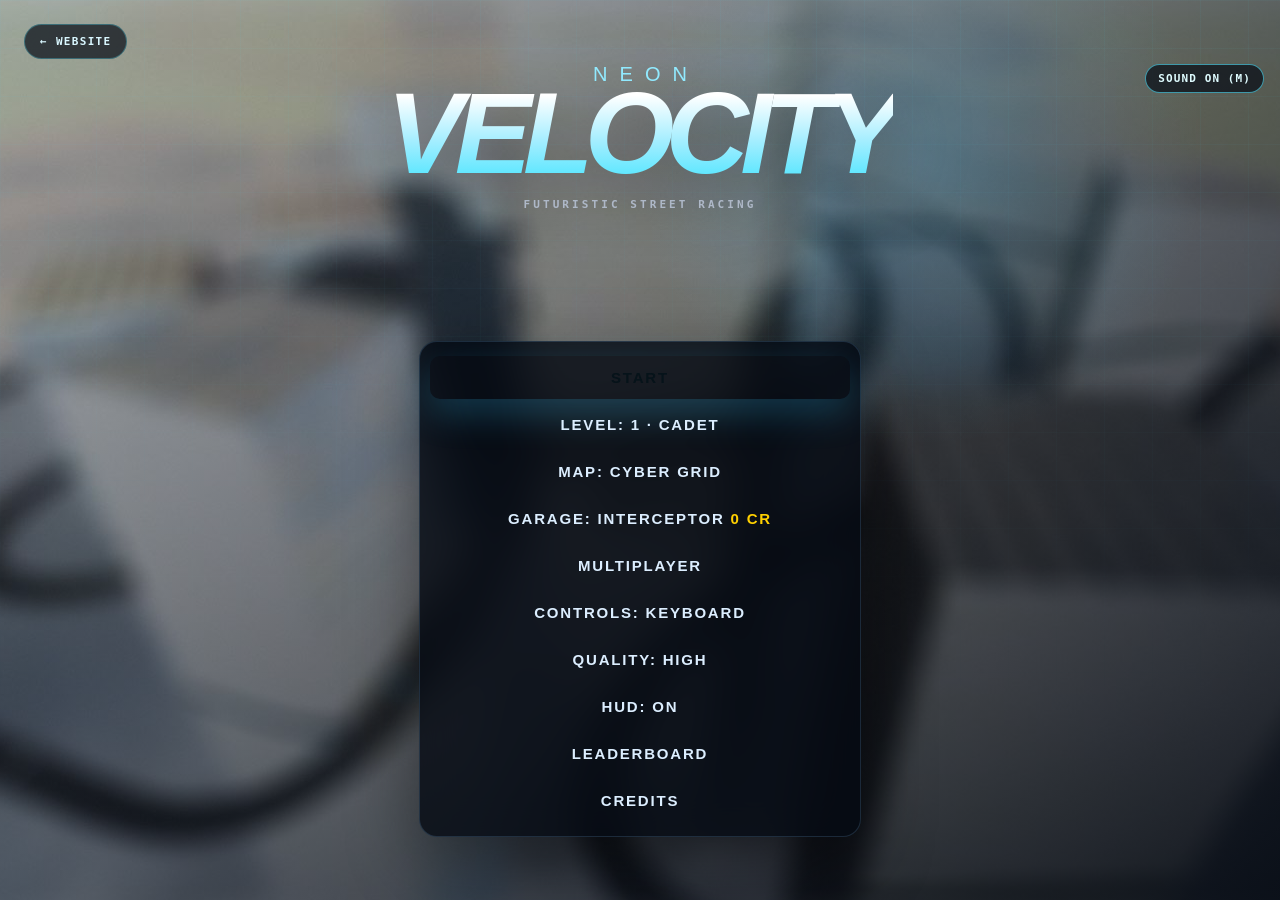
<file: neon-velocity/index.html>
<!doctype html>
<html lang="en">
  <head>
    <title>Neon Velocity — Pavan Patel</title>
    <meta charset="utf-8">
    <meta name="description" content="Neon Velocity is a futuristic WebGL racing game. Race through the city, choose a control style and chase the fastest time.">
    <meta property="og:title" content="HexGL, the HTML5 futuristic racing game." />
    <meta property="og:type" content="game" />
    <meta property="og:url" content="http://hexgl.bkcore.com/" />
    <meta property="og:image" content="http://hexgl.bkcore.com/image.png" />
    <meta property="og:site_name" content="HexGL by BKcore" />
    <meta property="fb:admins" content="1482017639" />
    <link rel="icon" href="../favicon.svg" type="image/svg+xml">
    <link rel="shortcut icon" href="../favicon.svg" type="image/svg+xml">
    <meta name="viewport" content="width=device-width, user-scalable=no, minimum-scale=1.0, maximum-scale=1.0">
    <link rel="stylesheet" href="css/multi.css" type="text/css" charset="utf-8">
    <link rel="stylesheet" href="css/fonts.css" type="text/css" charset="utf-8">
    <style>
      body {
        padding:0;
        margin:0;
      }
      canvas { pointer-events:none; width: 100%;}
      #overlay{
        position: absolute;
        z-index: 9999;
        top: 0;
        left: 0;
        width: 100%;
      }
    </style>
  </head>

  <body>
    <div id="step-1">
      <div id="global"></div>
      <div id="title"><span>NEON</span><strong>VELOCITY</strong><small>Futuristic street racing</small></div>
      <a id="nv-back" href="../" aria-label="Back to Pavan Patel website">← Website</a>
      <div id="menucontainer">
        <div id="menu">
          <div id="start">Start</div>
          <div id="s-level">Level: 1 · Rookie</div>
          <div id="s-map">Map: Cityscape</div>
          <div id="nv-mp">Multiplayer</div>
          <div id="s-controlType">Controls: Keyboard</div>
          <div id="s-quality">Quality: High</div>
          <div id="s-hud">HUD: On</div>
          <div id="nv-leaderboard">Leaderboard</div>
          <div id="s-godmode" style="display: none">Godmode: Off</div>
          <div id="s-credits">Credits</div>
        </div>
      </div>
    </div>
    <div id="step-2" style="display: none">
      <div id="ctrl-help">Click/Touch to continue.</div>
    </div>
    <div id="step-3" style="display: none">
      <div id="progressbar"></div>
    </div>
    <div id="step-4" style="display: none">
      <div id="overlay"></div>
      <div id="main"></div>
    </div>
    <div id="step-5" style="display: none">
      <div id="time"></div>
      <div id="ctrl-help">Click/Touch to continue.</div>
    </div>
    <div id="credits" style="display: none">
      <h3>Code</h3>
      <p><b>Concept and Development</b><br>Thibaut Despoulain (BKcore)</p>
      <p><b>Contributors</b><br>townxelliot<br>mahesh.kk</p>
      <p><b>Technologies</b><br>WebGL<br>JavaScript<br>CoffeeScript<br>Three.js<br>LeapMotion</p>
      <h3>Graphics</h3>
      <p><b>HexMKI base model</b><br>Charnel</p>
      <p><b>Track texture</b><br>Nobiax</p>
      <h4>Click anywhere to continue.</h4>
    </div>

    <div id="leapinfo" style="display: none"></div>

    <script src="libs/leap-0.4.1.min.js"></script>
    <script src="libs/Three.dev.js"></script>
    <script src="libs/ShaderExtras.js"></script>
    <script src="libs/postprocessing/EffectComposer.js"></script>
    <script src="libs/postprocessing/RenderPass.js"></script>
    <script src="libs/postprocessing/BloomPass.js"></script>
    <script src="libs/postprocessing/ShaderPass.js"></script>
    <script src="libs/postprocessing/MaskPass.js"></script>
    <script src="libs/Detector.js"></script>
    <script src="libs/Stats.js"></script>
    <script src="libs/DAT.GUI.min.js"></script>

    <script src="bkcore.coffee/controllers/TouchController.js"></script>
    <script src="bkcore.coffee/controllers/OrientationController.js"></script>
    <script src="bkcore.coffee/controllers/GamepadController.js"></script>

    <script src="bkcore.coffee/Timer.js"></script>
    <script src="bkcore.coffee/ImageData.js"></script>
    <script src="bkcore.coffee/Utils.js"></script>

    <script src="bkcore/threejs/RenderManager.js"></script>
    <script src="bkcore/threejs/Shaders.js"></script>
    <script src="bkcore/threejs/Particles.js"></script>
    <script src="bkcore/threejs/Loader.js"></script>

    <script src="bkcore/Audio.js"></script>

    <script src="bkcore/hexgl/HUD.js"></script>
    <script src="bkcore/hexgl/RaceData.js"></script>
    <script src="bkcore/hexgl/ShipControls.js"></script>
    <script src="bkcore/hexgl/ShipEffects.js"></script>
    <script src="bkcore/hexgl/CameraChase.js"></script>
    <script src="bkcore/hexgl/Gameplay.js"></script>

    <script src="bkcore/hexgl/tracks/Cityscape.js"></script>
    <script src="bkcore/hexgl/tracks/Generated.js"></script>

    <script src="bkcore/hexgl/HexGL.js"></script>

    <script src="launch.js"></script>
    <script src="nv-extras.js"></script>
    <script src="nv-net.js"></script>
    <script src="nv-fx.js"></script>
    <script src="nv-hazards.js"></script>
    <script src="nv-items.js"></script>

  </body>
</html>
</file>
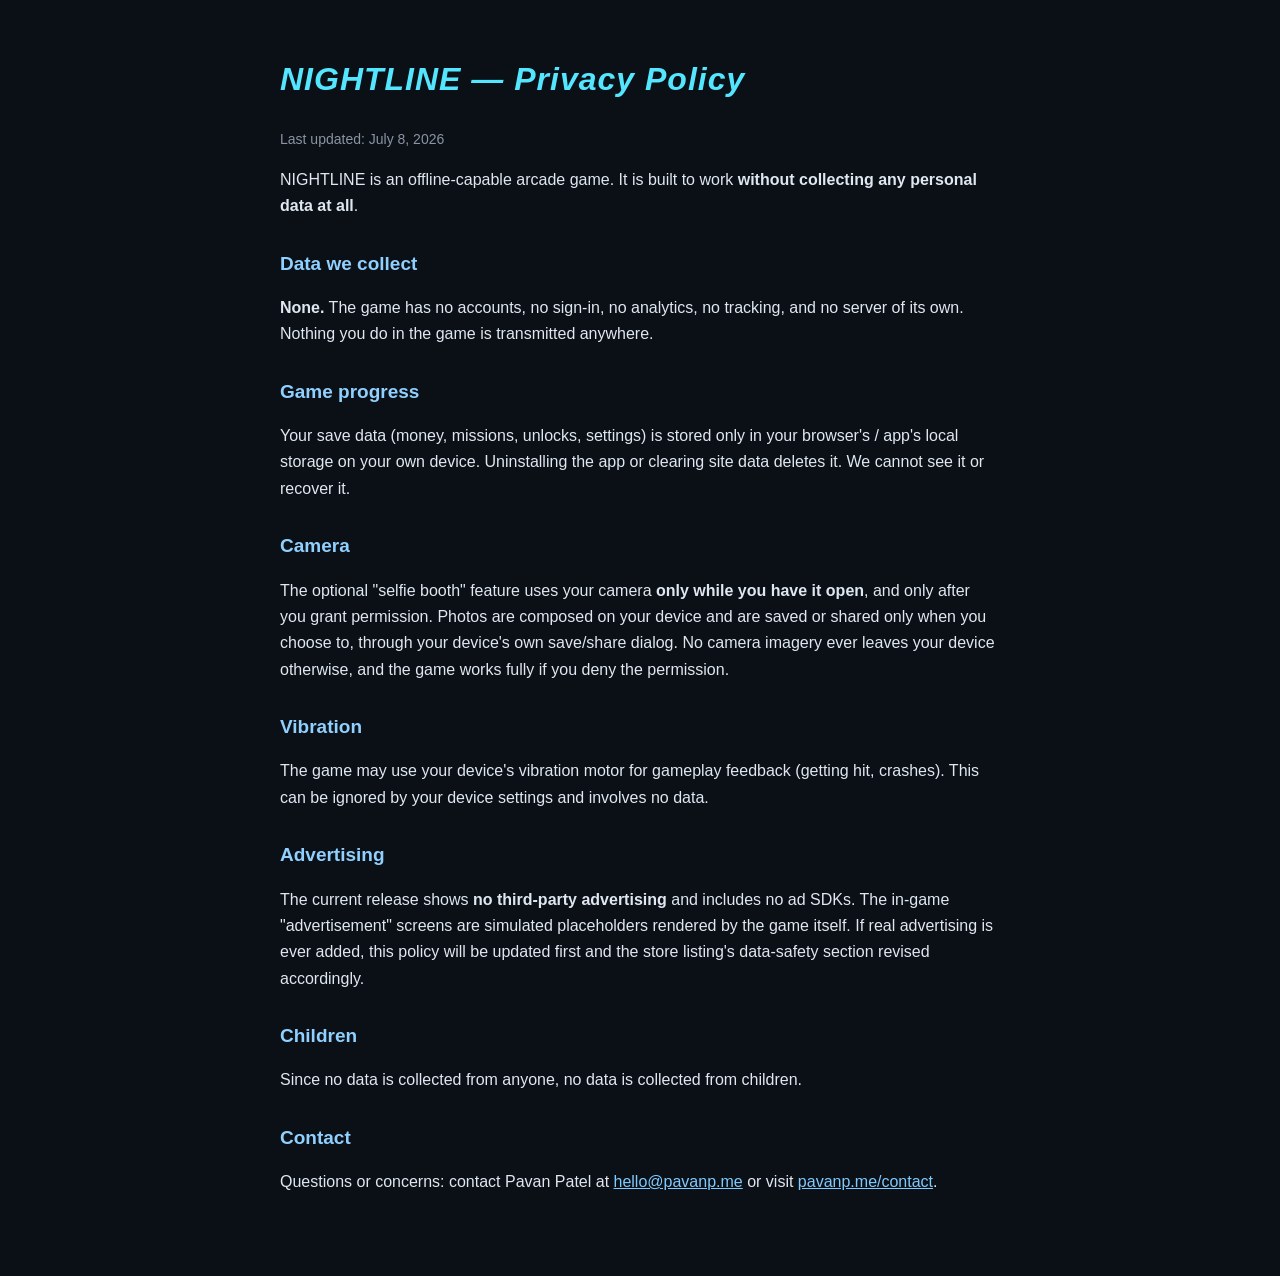
<file: opencity/privacy.html>
<!DOCTYPE html>
<html lang="en">
<head>
<meta charset="utf-8">
<meta name="viewport" content="width=device-width, initial-scale=1">
<title>NIGHTLINE — Privacy Policy</title>
<style>
  body { background: #0b0f16; color: #dfe7f0; font-family: 'Segoe UI', Arial, sans-serif;
         max-width: 720px; margin: 0 auto; padding: 32px 20px 64px; line-height: 1.65; }
  h1 { color: #55e6ff; font-style: italic; letter-spacing: 1px; }
  h2 { color: #8fd0ff; margin-top: 28px; font-size: 19px; }
  a { color: #7ecbff; }
  .updated { color: #8a94a2; font-size: 14px; }
</style>
</head>
<body>
  <h1>NIGHTLINE — Privacy Policy</h1>
  <p class="updated">Last updated: July 8, 2026</p>

  <p>NIGHTLINE is an offline-capable arcade game. It is built to work
  <b>without collecting any personal data at all</b>.</p>

  <h2>Data we collect</h2>
  <p><b>None.</b> The game has no accounts, no sign-in, no analytics, no tracking,
  and no server of its own. Nothing you do in the game is transmitted anywhere.</p>

  <h2>Game progress</h2>
  <p>Your save data (money, missions, unlocks, settings) is stored only in your
  browser's / app's local storage on your own device. Uninstalling the app or
  clearing site data deletes it. We cannot see it or recover it.</p>

  <h2>Camera</h2>
  <p>The optional "selfie booth" feature uses your camera <b>only while you have it
  open</b>, and only after you grant permission. Photos are composed on your device
  and are saved or shared only when you choose to, through your device's own
  save/share dialog. No camera imagery ever leaves your device otherwise, and the
  game works fully if you deny the permission.</p>

  <h2>Vibration</h2>
  <p>The game may use your device's vibration motor for gameplay feedback (getting
  hit, crashes). This can be ignored by your device settings and involves no data.</p>

  <h2>Advertising</h2>
  <p>The current release shows <b>no third-party advertising</b> and includes no ad
  SDKs. The in-game "advertisement" screens are simulated placeholders rendered by
  the game itself. If real advertising is ever added, this policy will be updated
  first and the store listing's data-safety section revised accordingly.</p>

  <h2>Children</h2>
  <p>Since no data is collected from anyone, no data is collected from children.</p>

  <h2>Contact</h2>
  <p>Questions or concerns: contact Pavan Patel at <a href="mailto:hello@pavanp.me">hello@pavanp.me</a> or visit <a href="../#/contact">pavanp.me/contact</a>.</p>
</body>
</html>
</file>
<file: neon-velocity/css/multi.css>
@-webkit-keyframes anim {
  0%   { -webkit-transform: translateY(10px) }
  50% { -webkit-transform: translateY(-10px) }
  100% { -webkit-transform: translateY(10px) }
}
@-moz-keyframes anim {
  0%   { -moz-transform: translateY(10px) }
  50% { -moz-transform: translateY(-10px) }
  100% { -moz-transform: translateY(10px) }
}
@-o-keyframes anim {
  0%   { -o-transform: translateY(10px) }
  50% { -o-transform: translateY(-10px) }
  100% { -o-transform: translateY(10px) }
}
@keyframes anim {
  0%   { transform: translateY(10px) }
  50% { transform: translateY(-10px) }
  100% { transform: translateY(10px) }
}

@-webkit-keyframes animbg {
  0%   { -webkit-transform: translateY(5px) }
  50% { -webkit-transform: translateY(-5px) }
  100% { -webkit-transform: translateY(5px) }
}
@-moz-keyframes animbg {
  0%   { -moz-transform: translateY(5px) }
  50% { -moz-transform: translateY(-5px) }
  100% { -moz-transform: translateY(5px) }
}
@-o-keyframes animbg {
  0%   { -o-transform: translateY(5px) }
  50% { -o-transform: translateY(-5px) }
  100% { -o-transform: translateY(5px) }
}
@keyframes animbg {
  0%   { transform: translateY(5px) }
  50% { transform: translateY(-5px) }
  100% { transform: translateY(5px) }
}

* {
  -webkit-touch-callout: none;
  -webkit-user-select: none;
  -khtml-user-select: none;
  -moz-user-select: none;
  -ms-user-select: none;
  user-select: none;
}

html, body {
  overflow: hidden;
  font-family: 'BebasNeueRegular', arial, sans-serif;
  background: white;
}

#global {
  position: absolute;
  top: 0;
  right: 0;
  bottom: 0;
  left: 0;
  z-index: 0;
  background: url('bg.jpg') no-repeat center center fixed;
  overflow: hidden;
  text-align: center;
  -moz-background-size: cover;
  -webkit-background-size: cover;
  -ms-background-size: cover;
  -o-background-size: cover;
  background-size: cover;
  -webkit-transform: translateZ(0);
  -moz-transform: translateZ(0);
  -o-transform: translateZ(0);
  transform: translateZ(0);
  -webkit-animation: animbg 3s ease-in-out infinite;
  -moz-animation: animbg 3s ease-in-out infinite;
  -o-animation: animbg 3s ease-in-out infinite;
  animation: animbg 3s ease-in-out infinite;
}

#title {
  position: absolute;
  top: 5%;
  right: 0;
  bottom: 5%;
  left: 0;
  z-index: 1;
  background: url('title.png') no-repeat center top;
  -moz-background-size: auto 50%;
  -webkit-background-size: auto 50%;
  -ms-background-size: auto 50%;
  -o-background-size: auto 50%;
  background-size: auto 50%;
  -webkit-transform: translateZ(0);
  -moz-transform: translateZ(0);
  -o-transform: translateZ(0);
  transform: translateZ(0);
  -webkit-animation: anim 3s ease-in-out infinite;
  -moz-animation: anim 3s ease-in-out infinite;
  -o-animation: anim 3s ease-in-out infinite;
  animation: anim 3s ease-in-out infinite;
}

#menucontainer {
  position: absolute;
  top: auto;
  right: 0;
  bottom: 10%;
  left: 0;
  z-index: 2;
}

#menu {
  position: relative;
  display: block;
  width: 100%;
  max-width: 600px;
  margin: auto;
  text-align: center;
  font-size: 2em;
  font-family: 'BebasNeueRegular', arial, sans-serif;
  text-transform: uppercase;
  color: #4190bb;
}

#menu div {
  padding: 0.1em 0 0 0;
  margin: 0 0;
  cursor: pointer;
  -moz-text-shadow: 0 0 10px rgb(255,255,255);
  -webkit-text-shadow: 0 0 10px rgb(255,255,255);
  text-shadow: 0 0 10px rgb(255,255,255);
  -webkit-transform-origin-y: 50%;
  -webkit-transition: -webkit-transform 0.2s;
  -webkit-transform: translateZ(0px) scaleY(0.8);
  transform-origin-y: 50%;
  transition: transform 0.2s ease;
  transform: translateZ(0px) scaleY(0.8);
  background: url([data-uri]);
  background: -moz-linear-gradient(left, rgba(255,255,255,0) 0%, rgba(255,255,255,0.5) 40%, rgba(255,255,255,0.5) 60%, rgba(255,255,255,0) 100%); /* FF3.6+ */
  background: -webkit-gradient(linear, left top, right top, color-stop(0%,rgba(255,255,255,0)), color-stop(40%,rgba(255,255,255,0.5)), color-stop(60%,rgba(255,255,255,0.5)), color-stop(100%,rgba(255,255,255,0))); /* Chrome,Safari4+ */
  background: -webkit-linear-gradient(left, rgba(255,255,255,0) 0%,rgba(255,255,255,0.5) 40%,rgba(255,255,255,0.5) 60%,rgba(255,255,255,0) 100%); /* Chrome10+,Safari5.1+ */
  background: -o-linear-gradient(left, rgba(255,255,255,0) 0%,rgba(255,255,255,0.5) 40%,rgba(255,255,255,0.5) 60%,rgba(255,255,255,0) 100%); /* Opera 11.10+ */
  background: -ms-linear-gradient(left, rgba(255,255,255,0) 0%,rgba(255,255,255,0.5) 40%,rgba(255,255,255,0.5) 60%,rgba(255,255,255,0) 100%); /* IE10+ */
  background: linear-gradient(to right, rgba(255,255,255,0) 0%,rgba(255,255,255,0.5) 40%,rgba(255,255,255,0.5) 60%,rgba(255,255,255,0) 100%); /* W3C */
}

#menu div:hover {
  color: #f66439;
  -webkit-transform: scaleY(1.0);
  transform: scaleY(1.1);
}

#start {
  font-size: 1.8em;
  color: #f66439;
}

#start:hover {
  color: #f8854b !important;
}

#step-2 {
  position: absolute;
  top: 0;
  right: 0;
  bottom: 0;
  left: 0;
  background: black;
  vertical-align: bottom;
  text-align: center;
  padding: 20px;
  color: white;
  font-size: 2em;
  background-repeat: no-repeat;
  background-position: center center;
  -moz-background-size: 60% auto;
  -webkit-background-size: 60% auto;
  -ms-background-size: 60% auto;
  -o-background-size: 60% auto;
  background-size: 60% auto;
}

#step-3 {
  position: absolute;
  top: 0;
  right: 0;
  bottom: 0;
  left: 0;
  background: black;
}

#step-3 #progressbar {
  position: absolute;
  top: 0;
  right: auto;
  bottom: 0;
  left: 0;
  width: 0%;
  background: white;
}

#step-5 {
  position: absolute;
  top: 0;
  right: 0;
  bottom: 0;
  left: 0;
  background: black;
  text-align: center;
  padding: 100px 20px;
  color: white;
  font-size: 2em;
}

#step-5 #time {
  font-size: 4em
}

#leapinfo {
  position: absolute;
  top: 0;
  right: 0;
  bottom: 0;
  left: 0;
  background: rgba(0,0,0,0.8);
  color: white;
  text-align: center;
  font-size: 3em;
  padding-top: 200px;
  z-index: 999999;
}

#credits {
  position: absolute;
  top: 0;
  right: 0;
  bottom: 0;
  left: 0;
  z-index: 9999;
  background: black;
  overflow-y: auto;
  text-align: center;
  color: white;
  font-size: 1.1em;
  padding: 40px 20px;
}

#credits h3 {
  font-size: 2em;
  color: #666;
}

#credits b {
  font-size: 1.2em;
  color: #bbb;
}

#credits h4 {
  color: #555;
  font-size: 1.2em;
}

/* Neon Velocity launcher */
html, body {
  background: #050811;
  font-family: 'Segoe UI', Inter, Arial, sans-serif;
}

#global {
  background:
    radial-gradient(circle at 72% 18%, rgba(73,198,255,.24), transparent 24%),
    linear-gradient(145deg, rgba(3,7,15,.25), rgba(3,7,15,.92)),
    url('bg.jpg') no-repeat center center fixed;
  animation: none;
}

#global::after {
  content:'';
  position:absolute;
  inset:0;
  background:
    linear-gradient(rgba(85,230,255,.055) 1px, transparent 1px),
    linear-gradient(90deg, rgba(85,230,255,.055) 1px, transparent 1px);
  background-size:48px 48px;
  mask-image:linear-gradient(to bottom, rgba(0,0,0,.8), transparent 80%);
}

#title {
  top:7%;
  height:34%;
  background:none;
  display:flex;
  flex-direction:column;
  align-items:center;
  justify-content:flex-start;
  text-transform:uppercase;
  animation: none;
  filter: drop-shadow(0 18px 38px rgba(0,0,0,.5));
  font-family:'Segoe UI',Inter,Arial,sans-serif;
}

#title span {
  font-size:clamp(14px,2vw,20px);
  letter-spacing:.6em;
  color:#91eaff;
  margin-left:.6em;
}

#title strong {
  font-size:clamp(58px,9vw,118px);
  line-height:.82;
  letter-spacing:-.075em;
  font-style:italic;
  background:linear-gradient(180deg,#fff 10%,#a5eeff 58%,#55e6ff);
  -webkit-background-clip:text;
  background-clip:text;
  color:transparent;
}

#title small {
  margin-top:18px;
  color:#aeb8c8;
  font:700 11px 'Consolas',monospace;
  letter-spacing:.28em;
}

#nv-back {
  position:absolute;
  z-index:20;
  left:24px;
  top:24px;
  color:#d9f7ff;
  text-decoration:none;
  padding:10px 15px;
  border:1px solid rgba(85,230,255,.3);
  border-radius:99px;
  background:rgba(5,10,20,.7);
  backdrop-filter:blur(12px);
  font:700 11px 'Consolas',monospace;
  letter-spacing:.12em;
  text-transform:uppercase;
}

#menucontainer {
  bottom:7%;
}

#menu {
  width:min(420px,calc(100% - 32px));
  border:1px solid rgba(140,200,255,.16);
  border-radius:18px;
  background:rgba(5,10,19,.82);
  backdrop-filter:blur(18px);
  padding:10px;
  box-shadow:0 24px 70px rgba(0,0,0,.42);
  font-family:'Segoe UI',Inter,Arial,sans-serif;
  color:#dceeff;
}

#menu div {
  margin:4px 0;
  padding:12px 16px;
  border:1px solid transparent;
  border-radius:10px;
  background:none;
  text-shadow:none;
  transform:none;
  transition:background .16s,border-color .16s,transform .16s,color .16s;
  font-size:15px;
  font-weight:800;
  letter-spacing:.12em;
}

#menu div:hover {
  color:#fff;
  background:rgba(85,230,255,.10);
  border-color:rgba(85,230,255,.28);
  transform:translateX(4px);
}

#start {
  color:#06131a;
  background:linear-gradient(135deg,#adf3ff,#55e6ff 58%,#35aecf);
  border-radius:99px;
  box-shadow:0 14px 36px rgba(55,200,255,.24);
}

#start:hover {
  color:#06131a !important;
  background:linear-gradient(135deg,#c8f7ff,#6aeaff 58%,#42bdd8);
  transform:translateY(-2px) !important;
}

#step-2 {
  background-color:#050811;
  background-size:cover;
  background-image:
    linear-gradient(rgba(5,8,17,.72),rgba(5,8,17,.72)),
    url('css/help-0.png');
}

#step-3 {
  background:radial-gradient(circle at center,rgba(85,230,255,.14),#050811 55%);
}

#step-3 #progressbar {
  width:0%;
  height:4px;
  top:auto;
  bottom:50%;
  background:linear-gradient(90deg,#55e6ff,#a45cff);
  box-shadow:0 0 24px rgba(85,230,255,.8);
}

#step-5 {
  background:radial-gradient(circle at center,rgba(85,230,255,.12),#050811 60%);
  font-family:'Segoe UI',Inter,Arial,sans-serif;
}

@media (max-width:700px),(max-height:620px){
  #title{top:5%;height:38%}
  #title strong{font-size:clamp(44px,15vw,72px)}
  #title small{margin-top:10px}
  #menucontainer{bottom:4%}
  #menu{max-height:52vh;overflow:auto}
  #menu div{padding:9px 12px;font-size:12px}
  #nv-back{left:12px;top:12px;font-size:9px}
}
</file>
<file: neon-velocity/css/fonts.css>
/* Generated by Font Squirrel (http://www.fontsquirrel.com) on July 28, 2012 03:24:04 PM America/New_York */



@font-face {
    font-family: 'BebasNeueRegular';
    src: url('BebasNeue-webfont.eot');
    src: url('BebasNeue-webfont.eot?#iefix') format('embedded-opentype'),
         url('BebasNeue-webfont.woff') format('woff'),
         url('BebasNeue-webfont.ttf') format('truetype'),
         url('BebasNeue-webfont.svg#BebasNeueRegular') format('svg');
    font-weight: normal;
    font-style: normal;

}
</file>
